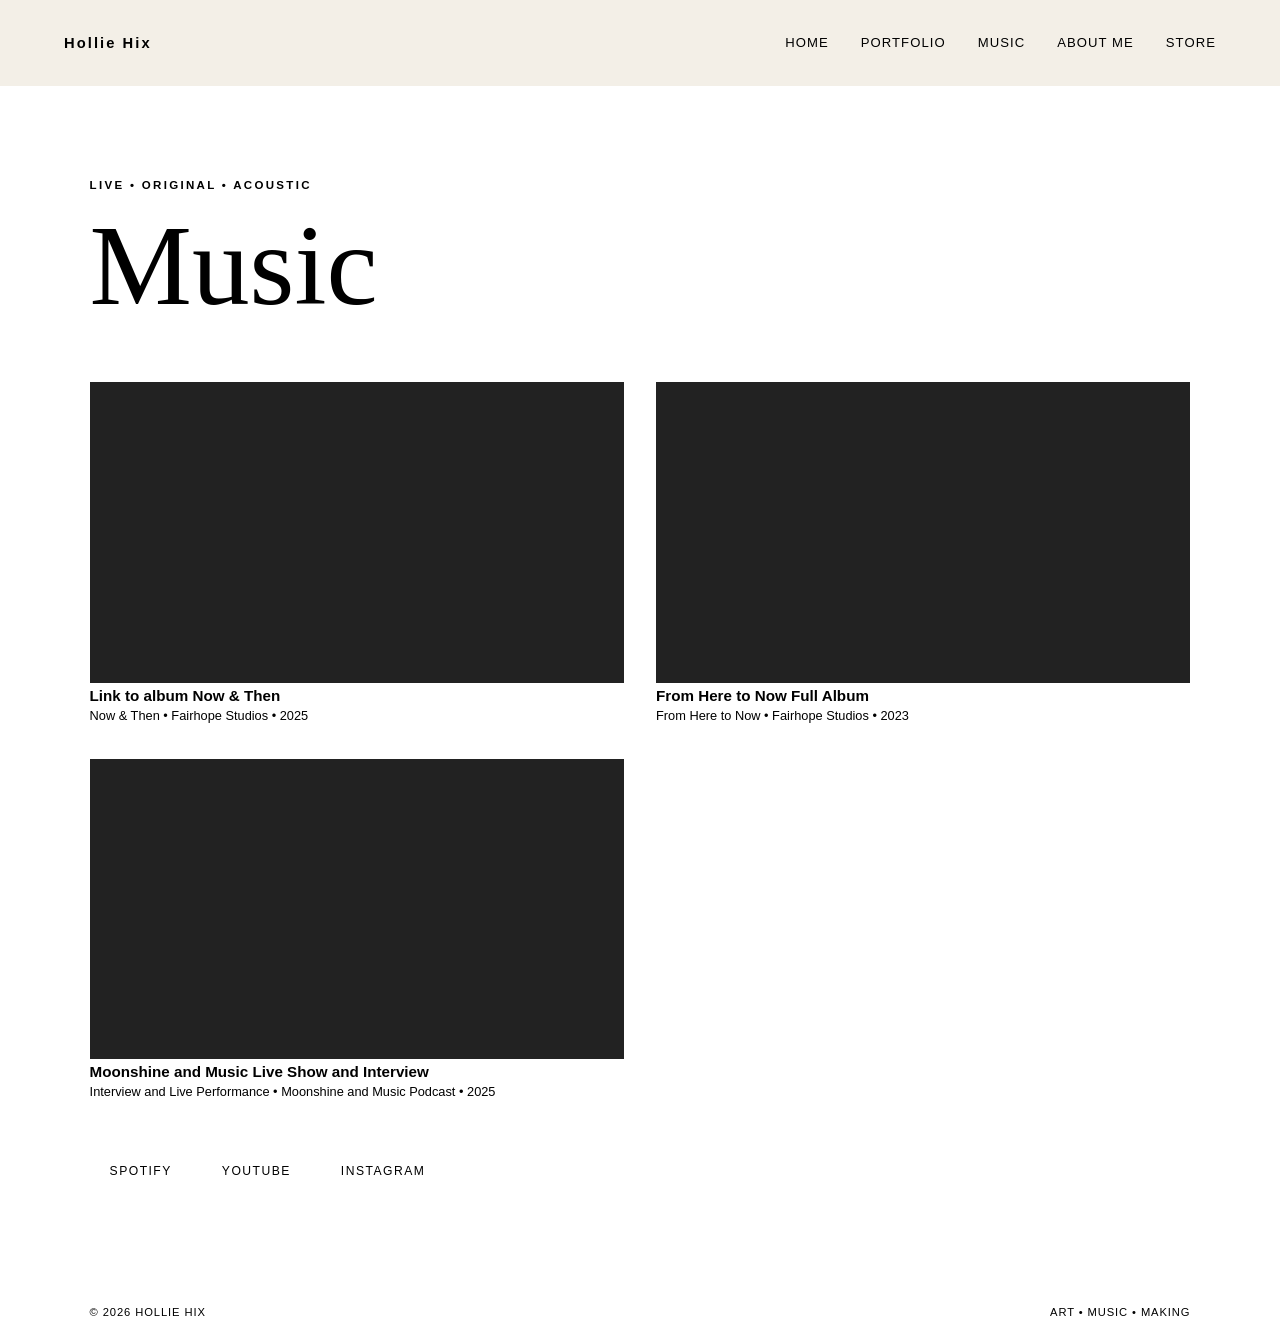
<file: music.html>
<!DOCTYPE html>
<html lang="en"><head><meta charset="UTF-8"><meta name="viewport" content="width=device-width, initial-scale=1.0">
<meta name="description" content="Hollie Hix — artist, maker, and musician."><title data-site-title>Hollie Hix</title>
<link rel="stylesheet" href="style.css"></head><body>
<header class="site-header"><a class="logo" href="index.html" data-artist>HOLLIE HIX</a>
<button class="menu-toggle" aria-label="Open menu">☰</button><nav>
<a href="index.html">Home</a><a href="portfolio.html">Portfolio</a><a href="music.html">Music</a><a href="about.html">About Me</a><a href="store.html">Store</a></nav></header>
<main class="page"><section class="page-heading"><p class="eyebrow">LIVE • ORIGINAL • ACOUSTIC</p><h1>Music</h1></section><section class="video-grid" id="music-grid"></section><div class="music-links"><a class="button" data-link="spotify" href="#">Spotify</a><a class="button button-outline" data-link="youtube" href="#">YouTube</a><a class="button button-outline" data-link="instagram" href="#">Instagram</a></div></main>
<footer><span>© <span data-year></span> <span data-artist>Hollie Hix</span></span><span>Art • Music • Making</span></footer>
<script src="script.js"></script></body></html>
</file>
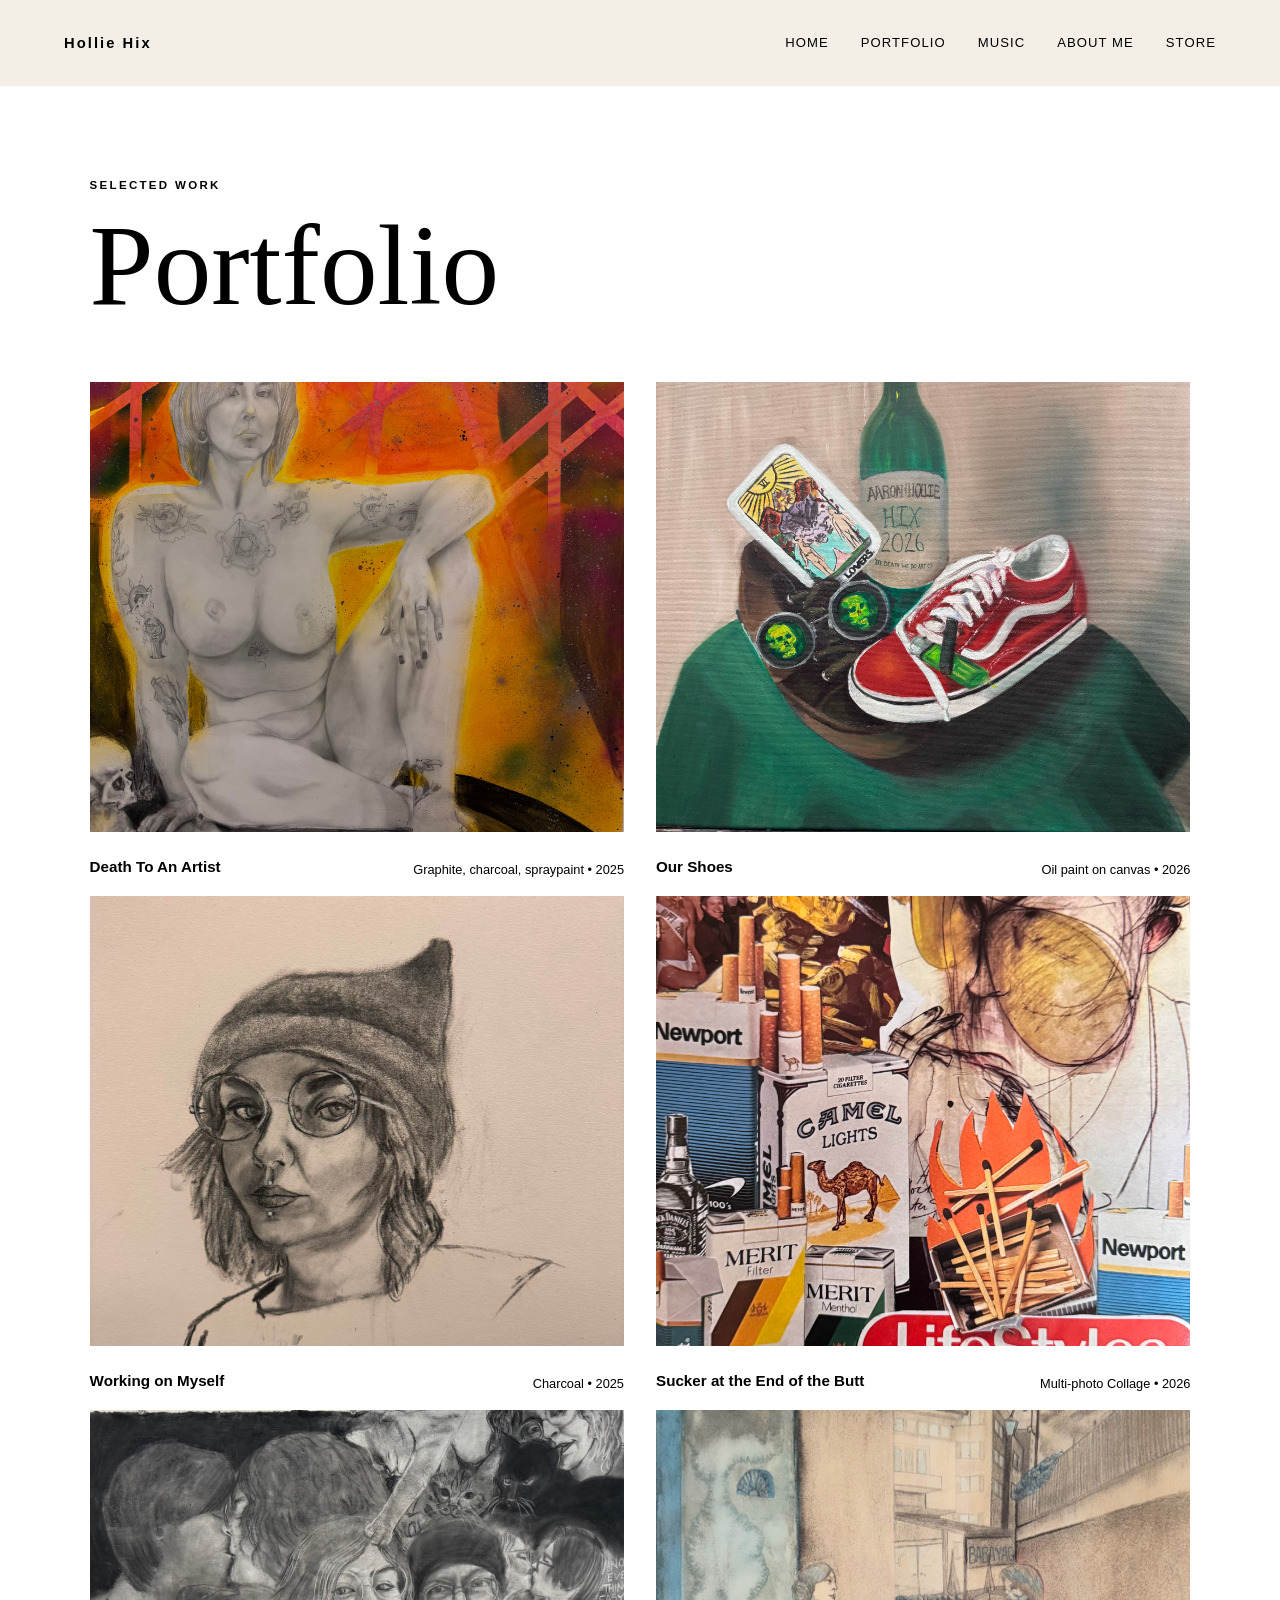
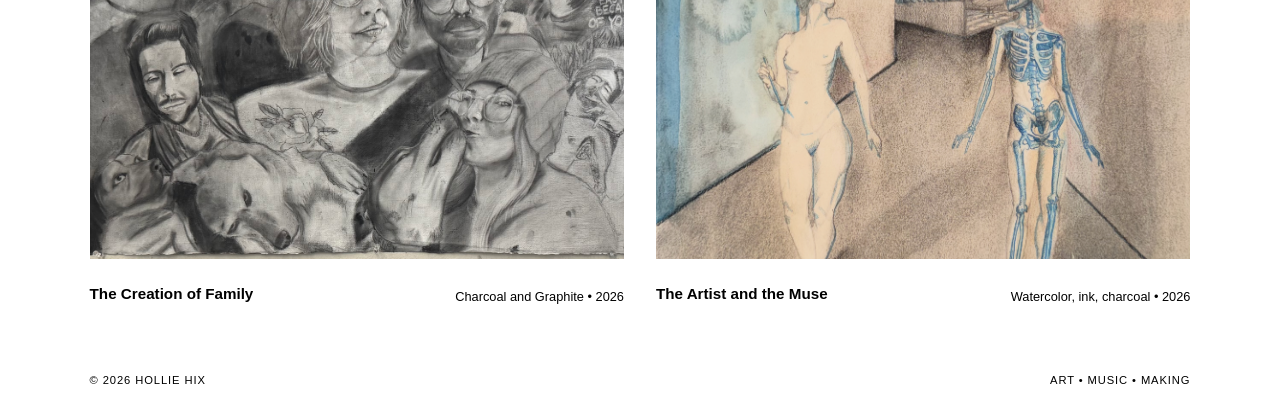
<file: portfolio.html>
<!DOCTYPE html>
<html lang="en"><head><meta charset="UTF-8"><meta name="viewport" content="width=device-width, initial-scale=1.0">
<meta name="description" content="Hollie Hix — artist, maker, and musician."><title data-site-title>Hollie Hix</title>
<link rel="stylesheet" href="style.css"></head><body>
<header class="site-header"><a class="logo" href="index.html" data-artist>HOLLIE HIX</a>
<button class="menu-toggle" aria-label="Open menu">☰</button><nav>
<a href="index.html">Home</a><a href="portfolio.html">Portfolio</a><a href="music.html">Music</a><a href="about.html">About Me</a><a href="store.html">Store</a></nav></header>
<main class="page"><section class="page-heading"><p class="eyebrow">SELECTED WORK</p><h1>Portfolio</h1><p></section><section class="gallery" id="portfolio-grid"></section></main>
<footer><span>© <span data-year></span> <span data-artist>Hollie Hix</span></span><span>Art • Music • Making</span></footer>
<script src="script.js"></script></body></html>
</file>
<file: style.css>
@@ -1,2 +1,24 @@
@import url('https://fonts.googleapis.com/css2?family=DM+Sans:wght@400;500;700&family=Playfair+Display:ital,wght@0,500;0,600;1,500;1,600&display=swap');
:root{--ink:#171614;--paper:#f3efe7;--muted:#716d65;--line:#cfc8bc;--accent:#c75b35}*{box-sizing:border-box}body{margin:0;background:var(--paper);color:var(--ink);font-family:'DM Sans',sans-serif}a{color:inherit;text-decoration:none}.site-header{height:86px;padding:0 5vw;display:flex;align-items:center;justify-content:space-between;border-bottom:1px solid var(--line);position:sticky;top:0;background:rgba(243,239,231,.96);backdrop-filter:blur(10px);z-index:10}.logo{font-weight:700;letter-spacing:.14em;font-size:.92rem}.site-header nav{display:flex;gap:2rem;font-size:.82rem;text-transform:uppercase;letter-spacing:.08em}.site-header nav a{padding:8px 0;border-bottom:1px solid transparent}.site-header nav a:hover{border-color:var(--ink)}.menu-toggle{display:none;background:none;border:0;font-size:1.5rem}.hero{min-height:calc(100vh - 86px);padding:7vw;display:grid;grid-template-columns:1fr 1fr;gap:7vw;align-items:center}.eyebrow{font-size:.72rem;letter-spacing:.2em;font-weight:700;color:var(--muted);margin:0 0 1.2rem}.hero h1{font-size:clamp(5rem,12vw,10rem);line-height:.78;margin:0 0 2.2rem;letter-spacing:-.07em}.hero h1 em{font-family:'Playfair Display',serif;font-weight:500}.intro{max-width:480px;font-size:1.12rem;line-height:1.7;color:#4d4a45}.buttons{display:flex;gap:12px;flex-wrap:wrap;margin-top:2rem}.button{display:inline-block;background:var(--ink);color:var(--paper);padding:13px 20px;font-size:.76rem;text-transform:uppercase;letter-spacing:.12em;border:1px solid var(--ink);transition:.2s}.button:hover{background:var(--accent);border-color:var(--accent)}.button-outline{background:transparent;color:var(--ink)}.hero-art{aspect-ratio:4/5;background:#ded8cc;position:relative;overflow:hidden}.hero-art img,.about-photo img,.art-card img,.product img{width:100%;height:100%;object-fit:cover;display:block}.hero-art span{position:absolute;bottom:0;left:0;right:0;background:rgba(23,22,20,.75);color:#fff;padding:12px;text-align:center;font-size:.65rem;letter-spacing:.14em}.section{padding:5vw 7vw}.feature-grid{display:grid;grid-template-columns:repeat(3,1fr);border-top:1px solid var(--line)}.feature-card{padding:2.5rem 2rem;border-right:1px solid var(--line)}.feature-card:last-child{border:0}.feature-card span{font-size:.7rem;color:var(--muted)}.feature-card h2{font:500 2.5rem 'Playfair Display',serif;margin:.7rem 0}.feature-card p,.page-heading p{color:var(--muted);line-height:1.7}.page{padding:7vw;max-width:1500px;margin:auto}.page-heading{max-width:800px;margin-bottom:4rem}.page-heading h1,.about-copy h1{font:500 clamp(4rem,9vw,8rem)/.9 'Playfair Display',serif;margin:0 0 1.5rem}.gallery{display:grid;grid-template-columns:repeat(2,1fr);gap:4rem 2rem}.art-card img{aspect-ratio:4/3;background:#ddd7cb}.art-card div{padding-top:1rem;border-top:1px solid var(--ink);margin-top:10px;display:flex;justify-content:space-between}.art-card h3,.video-card h3,.product h3{margin:0;font-size:.95rem}.art-card p,.video-card p,.product p{margin:.25rem 0;color:var(--muted);font-size:.8rem}.video-grid{display:grid;grid-template-columns:repeat(2,1fr);gap:2rem}.video-card iframe{width:100%;aspect-ratio:16/9;border:0;background:#222}.music-links{display:flex;gap:10px;margin-top:3rem}.about-layout{display:grid;grid-template-columns:.9fr 1.1fr;gap:8vw;align-items:start}.about-photo{aspect-ratio:4/5;background:#ddd7cb}.about-copy h1{margin-bottom:2rem}.about-copy p{line-height:1.8;color:#4d4a45;max-width:650px}.about-copy .lead{font-size:1.4rem;color:var(--ink)}.details{display:grid;grid-template-columns:1fr 1fr;border-top:1px solid var(--line);margin-top:3rem;padding-top:1.5rem}.details p{font-size:.85rem}.product-grid{display:grid;grid-template-columns:repeat(3,1fr);gap:2rem}.product img{aspect-ratio:1;background:#ddd7cb}.product-info{display:flex;justify-content:space-between;gap:1rem;padding:1.1rem 0}.product>.button{width:100%;text-align:center}.product-info strong{font-size:.9rem}footer{border-top:1px solid var(--line);padding:25px 7vw;display:flex;justify-content:space-between;color:var(--muted);font-size:.7rem;letter-spacing:.08em;text-transform:uppercase}@media(max-width:800px){.site-header{height:70px}.menu-toggle{display:block}.site-header nav{display:none;position:absolute;top:70px;left:0;right:0;background:var(--paper);padding:1rem 7vw;flex-direction:column;gap:0}.site-header nav.open{display:flex}.hero{grid-template-columns:1fr;padding-top:12vw}.hero-art{order:-1}.feature-grid,.gallery,.video-grid,.about-layout,.product-grid{grid-template-columns:1fr}.feature-card{border-right:0;border-bottom:1px solid var(--line);padding-left:0;padding-right:0}.page{padding:12vw 7vw}.about-layout{gap:3rem}footer{padding:20px 7vw;gap:15px;flex-direction:column}}

/* ABOUT PAGE BIOGRAPHY AND ARTIST STATEMENT */

.bio-section,
.statement-section {
  display: block;
  margin-top: 24px;
  width: 100%;
}

.bio-section h2,
.statement-section h2 {
  font-size: 1.25rem;
  margin-bottom: 12px;
}

.bio-section p,
.statement-section p {
  display: block;
  line-height: 1.8;
  white-space: normal;
  overflow-wrap: break-word;
  margin-bottom: 20px;
}
</file>
